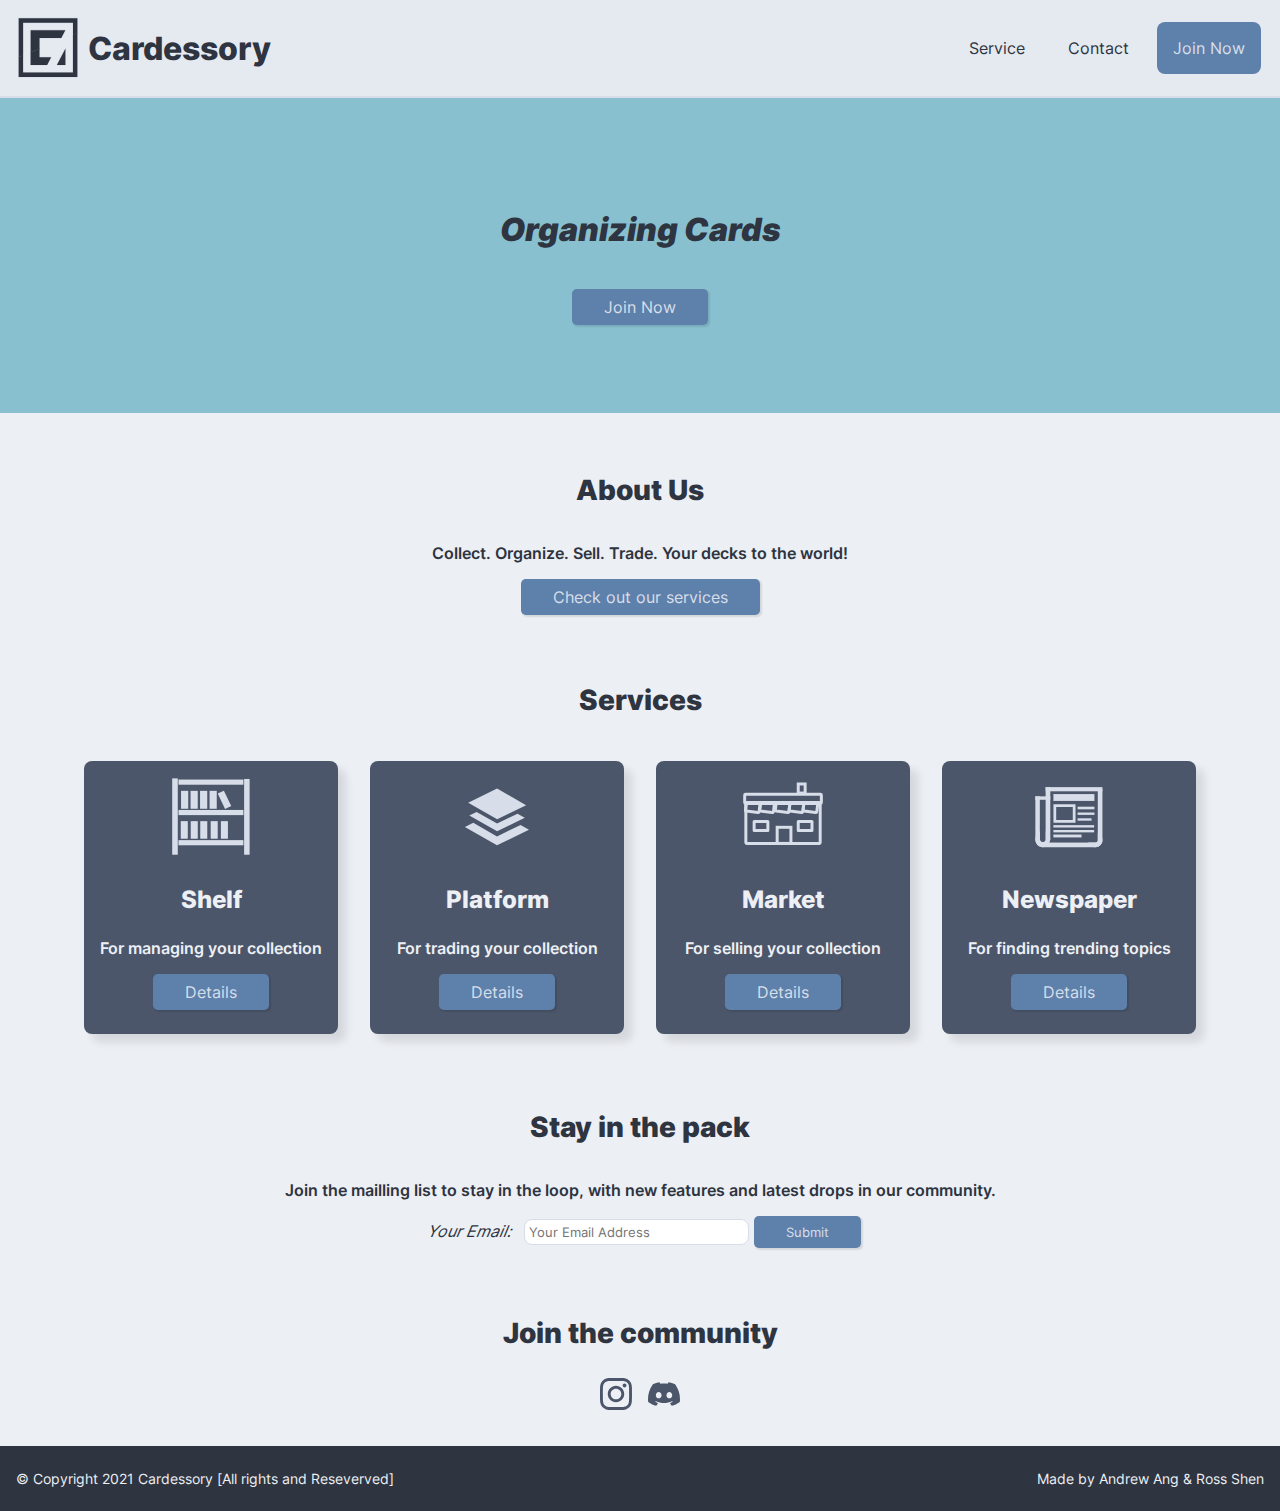
<file: index.html>
<!DOCTYPE html>
<html lang="en">
<head>
    <meta charset="UTF-8">
	<meta name="description" content="Collect. Organize. Sell. Trade. Your decks to the world!">
    <meta http-equiv="X-UA-Compatible" content="IE=edge">
    <meta name="viewport" content="width=device-width, initial-scale=1.0">
    <link rel="icon" type="image/svg" href="./images/logo.svg">
	<link rel="stylesheet" href="./css/default.css" >
	<link rel="stylesheet" href="./css/custom.css" >
	<link rel="stylesheet" href="./css/index.css" >
	<script src="./js/navbar.js" defer></script>
	<title>Cardessory</title>
</head>

<body>
	<header class="navbar">
		<section class="navbar-logo-name-button">
			<a class="navbar-logo-name" href="./index.html">
				<img class="navbar-logo" src="./images/logo.svg" alt="logo image">
				<span class="navbar-name">Cardessory</span>
			</a>
			<button id="navmenu-toggle" aria-label="Menu" aria-controls="navmenu"><img src="./images/svg-icons/hamburger.svg" alt="menu toggle"></button>
		</section>
		<!--<a href="./index.html"><img class="navbar-logo" src="./images/logo.svg" alt="logo"></a>-->
		<!--<a href="./index.html"><h1 class="navbar-name">Cardessory</h1></a>-->
		<nav id="navmenu">
            <a class="navbar-link" href="./public_html/service.html">Service</a>
			<a class="navbar-link" href="./public_html/contact.html">Contact</a>
			<a class="navbar-link navbar-link-primary" href="./public_html/join.html">Join Now</a>
		</nav>
	</header>
	

    <section class="banner banner-tertiary">
		<h1 class="banner-title">Organizing Cards</h1>
		<a class="btn btn-primary" href="./public_html/join.html">Join Now</a>
    </section>


    <section id="About" class="section">
        <h2>About Us</h2>
        <p>Collect. Organize. Sell. Trade. Your decks to the world!</p>
        <a class="btn btn-primary" href="./public_html/service.html">Check out our services</a>
    </section>

    <section id="Services" class="section">
        <h2>Services</h2>
		<section class="card-container card-4">
			<article class="card">
				<img class="card-icons" src="./images/svg-icons/shelf.svg" alt="shelf-icon">
				<h3>Shelf</h3>
				<p>For managing your collection</p>
				<a class="btn card-btn" href="public_html/service.html#shelf">Details</a>
			</article>
			<article class="card">
				<img class="card-icons" src="./images/svg-icons/platform.svg" alt="platform-icon">
				<h3>Platform</h3>
				<p>For trading your collection</p>
				<a class="btn card-btn" href="public_html/service.html#platform">Details</a>
			</article>
			<article class="card">
				<img class="card-icons" src="./images/svg-icons/market.svg" alt="market-icon">
				<h3>Market</h3>
				<p>For selling your collection</p>
				<a class="btn card-btn" href="public_html/service.html#market">Details</a>
			</article>
			<article class="card">
				<img class="card-icons" src="./images/svg-icons/news.svg" alt="Newspaper-icon">
				<h3>Newspaper</h3>
				<p>For finding trending topics</p>
				<a class="btn card-btn" href="public_html/service.html#newspaper">Details</a>
			</article>
		</section>
    </section>

	<section id="Mailing-list" class="section">
		<h2>Stay in the pack</h2>
		<p>Join the mailling list to stay in the loop, with new features and latest drops in our community.</p>
		<form class="mailing-input">
			<label for="mailing">Your Email:</label>
            <input id="mailing"  type="email" placeholder="Your Email Address" aria-label="Enter Your Email Address">
			<button class="btn btn-primary" type="submit">Submit</button>
		</form>
	</section>

	<section class="section">
		<h2>Join the community</h2>
		<section class="logo-group">
			<a href="https://instagram.com/cardessory/"><img class="media-logo" src="./images/svg-icons/instagram-logo.svg" alt="Instagram icon" ></a>
			<a href="https://discord.gg/GXPGRcryjm"><img class="media-logo" src="./images/svg-icons/discord-logo.svg" alt="Discord icon" ></a>
		</section>
	</section>


    <footer>
        <div class ="copyright">
            <p>© Copyright 2021 Cardessory [All rights and Reseverved]</p>
            <p>Made by Andrew Ang & Ross Shen</p>
        </div>
    </footer>
</body>
</html>
</file>
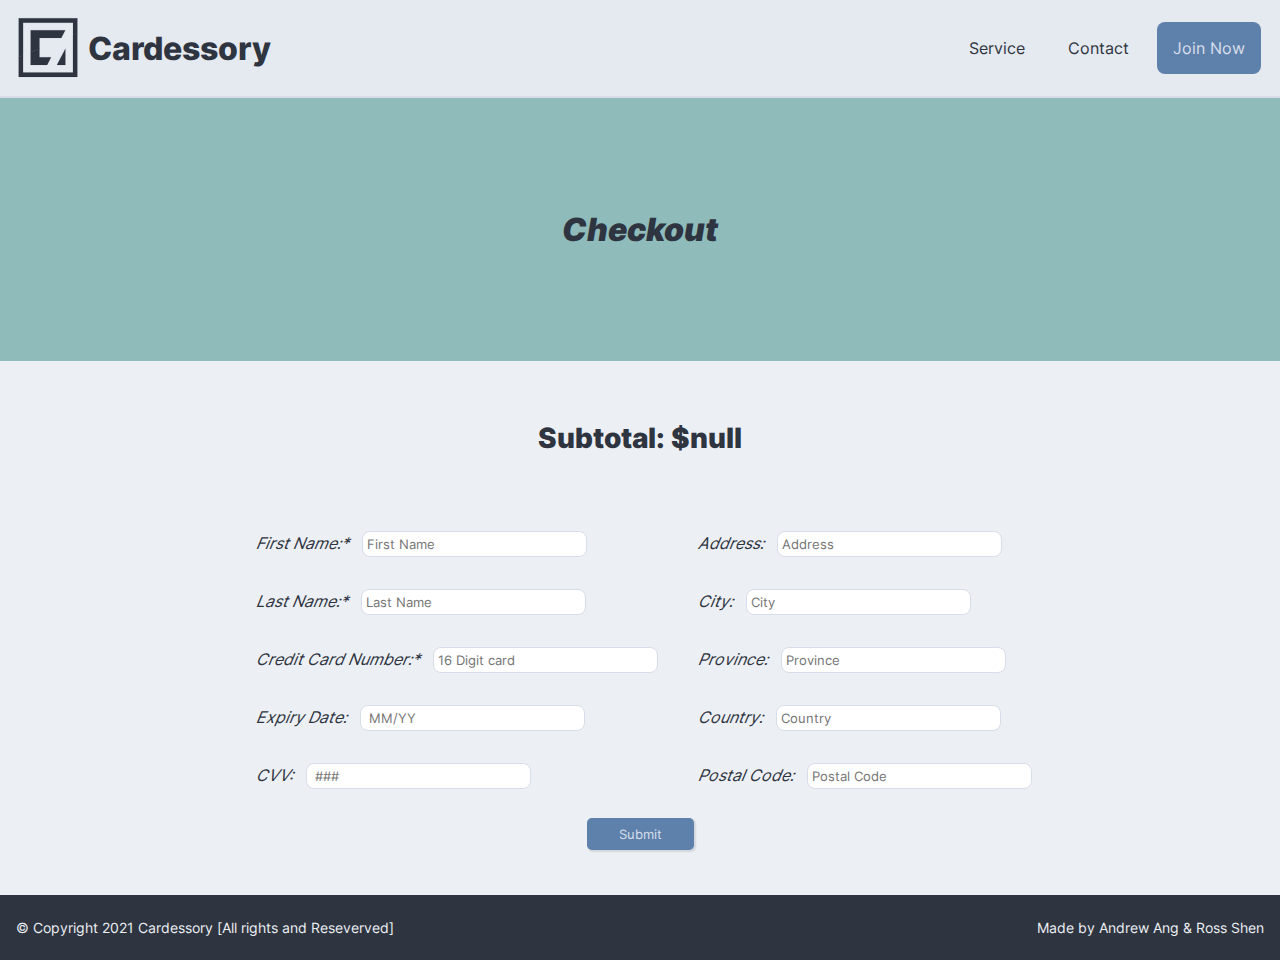
<file: public_html/checkout.html>
<!DOCTYPE html>
<html lang="en">
<head>
    <meta charset="UTF-8">
    <meta http-equiv="X-UA-Compatible" content="IE=edge">
    <meta name="viewport" content="width=device-width, initial-scale=1.0">
    <link rel="icon" type="image/svg" href="../images/logo.svg">
	<link rel="stylesheet" href="../css/default.css" >
    <link rel="stylesheet" href="../css/custom.css">
    <link rel="stylesheet" href="../css/checkout.css">
	<script src="../js/navbar.js" defer></script>
	<script src="../js/checkout.js" defer></script>
	<title>Cardessory</title>
</head>
<body>
	<header class="navbar">
		<section class="navbar-logo-name-button">
			<a class="navbar-logo-name" href="../index.html">
				<img class="navbar-logo" src="../images/logo.svg" alt="logo image">
				<span class="navbar-name">Cardessory</span>
			</a>
			<button id="navmenu-toggle" aria-label="Menu" aria-controls="navmenu"><img src="../images/svg-icons/hamburger.svg" alt="menu toggle"></button>
		</section>
		<!--<a href="./index.html"><img class="navbar-logo" src="./images/logo.svg" alt="logo"></a>-->
		<!--<a href="./index.html"><h1 class="navbar-name">Cardessory</h1></a>-->
		<nav id="navmenu">
            <a class="navbar-link" href="./service.html">Service</a>
			<a class="navbar-link" href="./contact.html">Contact</a>
			<a class="navbar-link navbar-link-primary" href="./join.html">Join Now</a>
		</nav>
	</header>

	<section class="banner banner-quaternary">
		<h1 class="banner-title">Checkout</h1>
	</section>

    <form id="checkout-form" action="#" class="section">
		<article class="form-input">
			<label for="first-name">First Name:<span class="mandatory">*</span></label>
			<input id="first-name" class="input-name" type="text" placeholder="First Name" aria-label="Enter First Name" required>
		</article>
		<article class="form-input">
			<label for="last-name">Last Name:<span class="mandatory">*</span></label>
			<input id="last-name" class="input-last" type="text" placeholder="Last Name" aria-label="Enter Last Name" required>
		</article>
		<article class="form-input">
			<label for="credit-card">Credit Card Number:<span class="mandatory">*</span></label>
			<input id="credit-card" class="input-card" type="number" placeholder="16 Digit card" aria-label="Enter 16 Digit credit card number" required>
		</article>
		<article class="form-input">
			<label for="expiry-date">Expiry Date:</label>
			<input id="expiry-date" class="input-expiry-date" type="text" placeholder=" MM/YY " aria-label="Enter Expiry Date">
		</article>
		<article class="form-input">
			<label for="cvv">CVV:</label>
			<input id="cvv" class="input-cvv" type="number" placeholder=" ### " aria-label="Enter credit card CVV">
		</article>
		<article class="form-input">
			<label for="address">Address:</label>
			<input id="address" class="input-postal" type="text" placeholder="Address" aria-label="Enter Home Address">
		</article>
		<article class="form-input">
			<label for="city">City:</label>
			<input id="city" class="input-city" type="text" placeholder="City" aria-label="Enter City">
		</article>
		<article class="form-input">
			<label for="province">Province:</label>
			<input id="province" class="input-province" type="text" placeholder="Province" aria-label="Enter Province">
		</article>
		<article class="form-input">
			<label for="country">Country:</label>
			<input id="country" class="input-country" type="text" placeholder="Country" aria-label="Enter Country">
		</article>
		<article class="form-input">
			<label for="postal-code">Postal Code:</label>
			<input id="postal-code" class="input-postal-code" type="text" placeholder="Postal Code" aria-label="Enter Postal Code">
		</article>
		<input id="form-submit" class="btn btn-primary" type="submit" value="Submit">
	</form>
    
    <footer class="copyright">
		<p>© Copyright 2021 Cardessory [All rights and Reseverved]</p>
		<p>Made by Andrew Ang & Ross Shen</p>
    </footer>
</body>
</html>
</file>
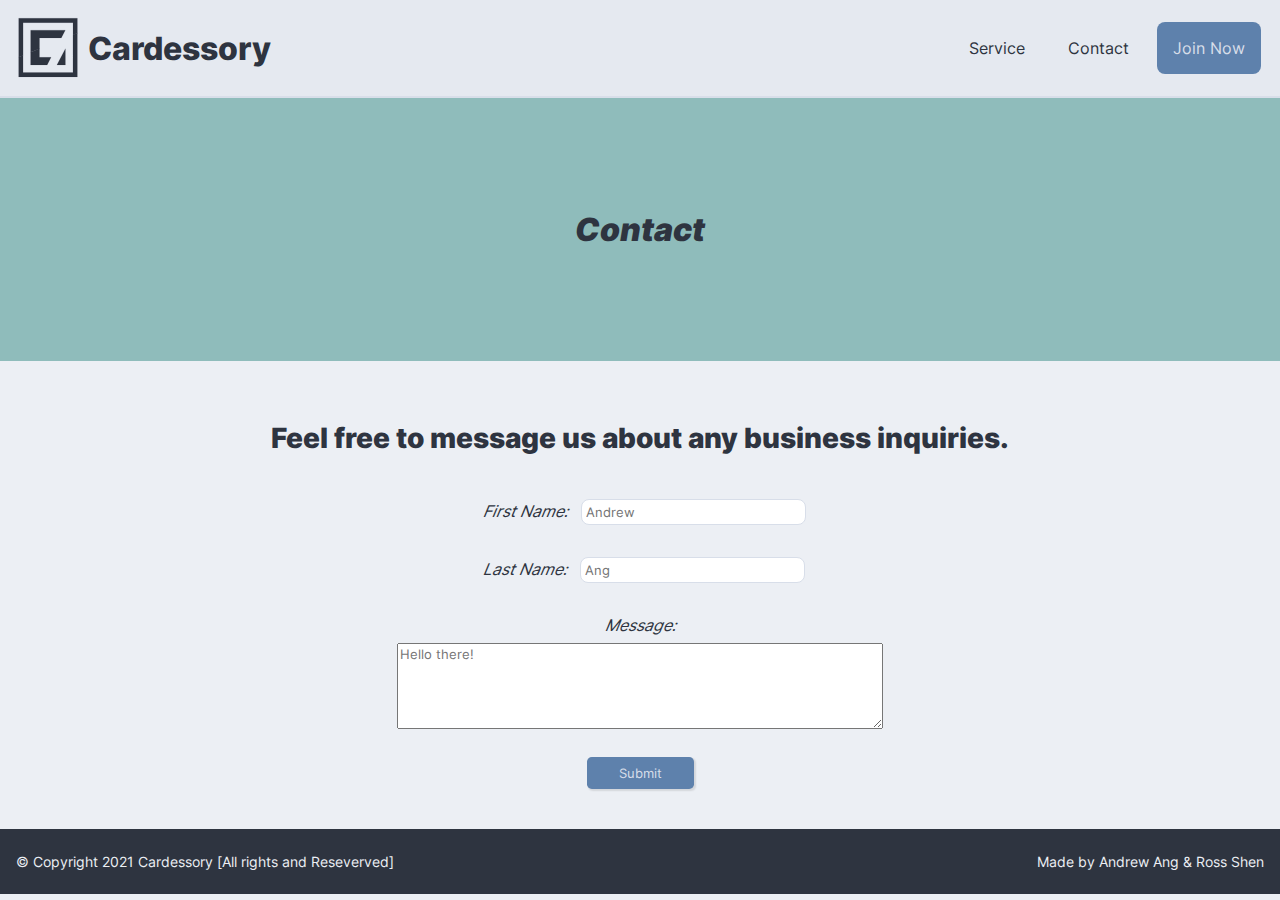
<file: public_html/contact.html>
<!DOCTYPE html>
<html lang="en">
<head>
    <meta charset="UTF-8">
    <meta http-equiv="X-UA-Compatible" content="IE=edge">
    <meta name="viewport" content="width=device-width, initial-scale=1.0">
    <link rel="icon" type="image/svg" href="../images/logo.svg">
	<link rel="stylesheet" href="../css/default.css" >
    <link rel="stylesheet" href="../css/custom.css">
    <link rel="stylesheet" href="../css/contact.css">
	<script src="../js/navbar.js" defer></script>
	<title>Cardessory</title>
</head>
<body>
	<header class="navbar">
		<section class="navbar-logo-name-button">
			<a class="navbar-logo-name" href="../index.html">
				<img class="navbar-logo" src="../images/logo.svg" alt="logo image">
				<span class="navbar-name">Cardessory</span>
			</a>
			<button id="navmenu-toggle" aria-label="Menu" aria-controls="navmenu"><img src="../images/svg-icons/hamburger.svg" alt="menu toggle"></button>
		</section>
		<!--<a href="./index.html"><img class="navbar-logo" src="./images/logo.svg" alt="logo"></a>-->
		<!--<a href="./index.html"><h1 class="navbar-name">Cardessory</h1></a>-->
		<nav id="navmenu">
            <a class="navbar-link" href="./service.html">Service</a>
			<a class="navbar-link" href="./contact.html">Contact</a>
			<a class="navbar-link navbar-link-primary" href="./join.html">Join Now</a>
		</nav>
	</header>

	<section class="banner banner-quaternary">
		<h1 class="banner-title">Contact</h1>
	</section>

	<form action="#" class="section">
		<h2>Feel free to message us about any business inquiries.</h2>

		<article class="contact-input">
			<label for="first-name">First Name:</label>
			<input id="first-name" type="text" placeholder="Andrew">
		</article>
		<article class="contact-input">
			<label for="last-name">Last Name:</label>
			<input id="last-name" type="text" placeholder="Ang">
		</article>
		<article class="contact-input">
			<label id="message-label" for="message">Message:</label>
			<textarea id="message" placeholder="Hello there!"></textarea>
		</article>
		<button class="btn btn-primary" type="submit">Submit</button>
	</form>

    <footer class="copyright">
		<p>© Copyright 2021 Cardessory [All rights and Reseverved]</p>
		<p>Made by Andrew Ang & Ross Shen</p>
    </footer>
</body>
</html>
</file>
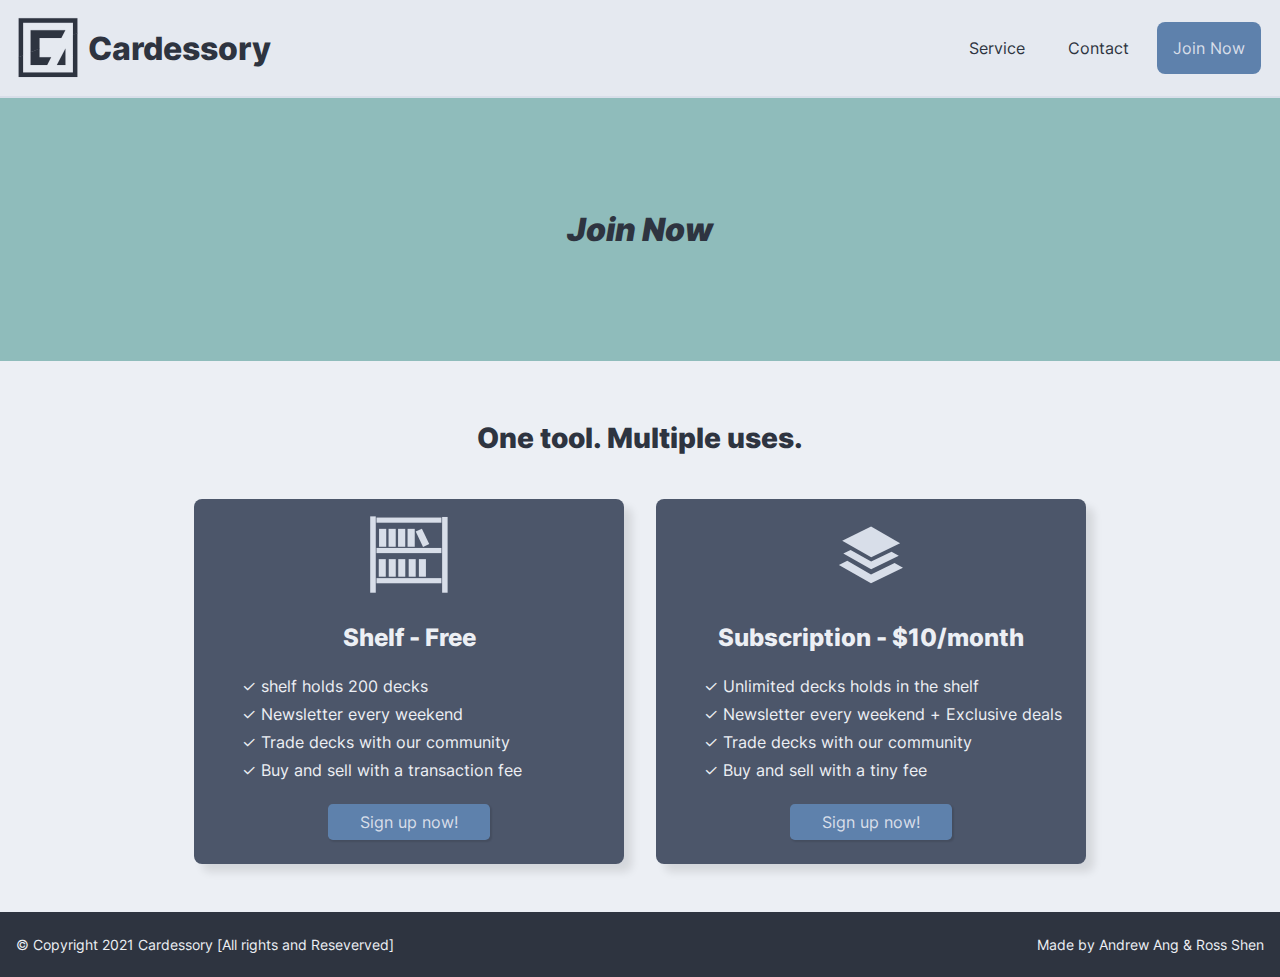
<file: public_html/join.html>
<!DOCTYPE html>
<html lang="en">
<head>
    <meta charset="UTF-8">
    <meta http-equiv="X-UA-Compatible" content="IE=edge">
    <meta name="viewport" content="width=device-width, initial-scale=1.0">
    <link rel="icon" type="image/svg" href="../images/logo.svg">
	<link rel="stylesheet" href="../css/default.css" >
	<link rel="stylesheet" href="../css/custom.css" >
	<link rel="stylesheet" href="../css/join.css" >
	<script src="../js/navbar.js" defer></script>
	<script src="../js/join.js" defer></script>
	<title>Cardessory</title>
</head>

<body>
	<header class="navbar">
		<section class="navbar-logo-name-button">
			<a class="navbar-logo-name" href="../index.html">
				<img class="navbar-logo" src="../images/logo.svg" alt="logo image">
				<span class="navbar-name">Cardessory</span>
			</a>
			<button id="navmenu-toggle" aria-label="Menu" aria-controls="navmenu"><img src="../images/svg-icons/hamburger.svg" alt="menu toggle"></button>
		</section>
		<!--<a href="./index.html"><img class="navbar-logo" src="./images/logo.svg" alt="logo"></a>-->
		<!--<a href="./index.html"><h1 class="navbar-name">Cardessory</h1></a>-->
		<nav id="navmenu">
            <a class="navbar-link" href="./service.html">Service</a>
			<a class="navbar-link" href="./contact.html">Contact</a>
			<a class="navbar-link navbar-link-primary" href="./join.html">Join Now</a>
		</nav>
	</header>

	<section class="banner banner-quaternary">
		<h1 class="banner-title">Join Now</h1>
	</section>

	<section class="section">
		<h2>One tool. Multiple uses.</h2>
		<section class="card-container card-2">
			<article class="card">
				<img class="card-icons" src="../images/svg-icons/shelf.svg" alt="shelf-icon">
				<h3>Shelf - Free</h3>
				<ul>
					<li>shelf holds 200 decks</li>
					<li>Newsletter every weekend</li>
					<li>Trade decks with our community</li>
					<li>Buy and sell with a transaction fee</li>
				</ul>
				<!--<a id="shelf-checkout" class="btn card-btn" href="./checkout.html">Sign up now!</a>-->
				<a id="shelf-checkout" class="btn card-btn">Sign up now!</a>
			</article>
			
			<article class="card">
				<img class="card-icons" src="../images/svg-icons/platform.svg" alt="platform-icon">
				<h3>Subscription - $10/month</h3>
				<ul>
					<li>Unlimited decks holds in the shelf</li>
					<li>Newsletter every weekend + Exclusive deals</li>
					<li>Trade decks with our community</li>
					<li>Buy and sell with a tiny fee</li>
				</ul>
				<!--<a id="sub-checkout" class="btn card-btn" href="./checkout.html">Sign up now!</a>-->
				<a id="sub-checkout" class="btn card-btn">Sign up now!</a>
			</article>
		</section>
	</section>

    <footer class="copyright">
		<p>© Copyright 2021 Cardessory [All rights and Reseverved]</p>
		<p>Made by Andrew Ang & Ross Shen</p>
    </footer>
    
</body>
</html>
</file>
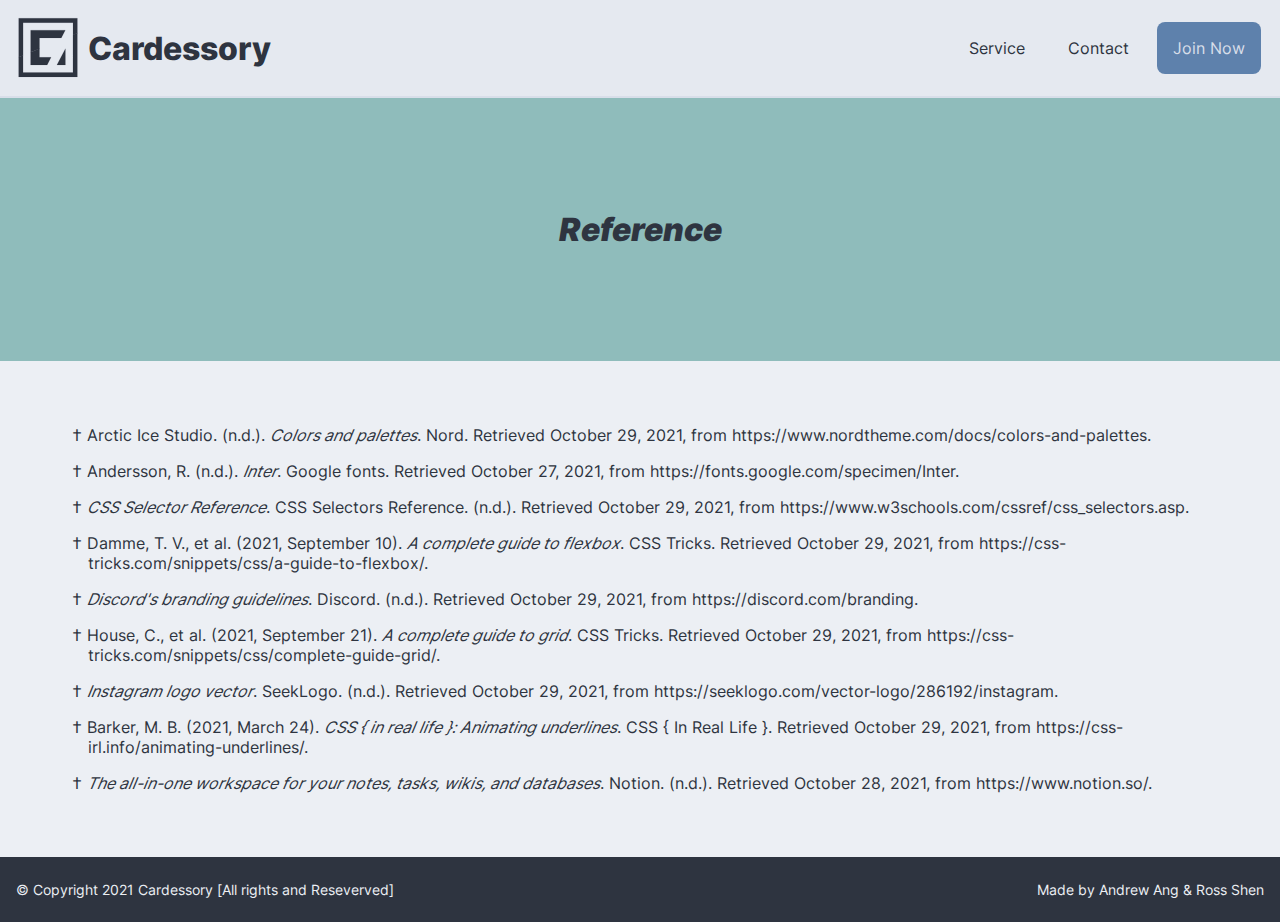
<file: public_html/reference.html>
<!DOCTYPE html>
<html lang="en">
<head>
    <meta charset="UTF-8">
    <meta http-equiv="X-UA-Compatible" content="IE=edge">
    <meta name="viewport" content="width=device-width, initial-scale=1.0">
    <link rel="icon" type="image/svg" href="../images/logo.svg">
	<link rel="stylesheet" href="../css/default.css" >
    <link rel="stylesheet" href="../css/custom.css">
    <link rel="stylesheet" href="../css/reference.css">
	<script src="../js/navbar.js" defer></script>
	<title>Cardessory</title>
</head>
<body>
	<header class="navbar">
		<section class="navbar-logo-name-button">
			<a class="navbar-logo-name" href="../index.html">
				<img class="navbar-logo" src="../images/logo.svg" alt="logo image">
				<span class="navbar-name">Cardessory</span>
			</a>
			<button id="navmenu-toggle" aria-label="Menu" aria-controls="navmenu"><img src="../images/svg-icons/hamburger.svg" alt="menu toggle"></button>
		</section>
		<!--<a href="./index.html"><img class="navbar-logo" src="./images/logo.svg" alt="logo"></a>-->
		<!--<a href="./index.html"><h1 class="navbar-name">Cardessory</h1></a>-->
		<nav id="navmenu">
            <a class="navbar-link" href="./service.html">Service</a>
			<a class="navbar-link" href="./contact.html">Contact</a>
			<a class="navbar-link navbar-link-primary" href="./join.html">Join Now</a>
		</nav>
	</header>

	<section class="banner banner-quaternary">
		<h1 class="banner-title">Reference</h1>
	</section>

	<section class="section citation">
		<ul>
			<li>Arctic Ice Studio. (n.d.). <em>Colors and palettes</em>. Nord. Retrieved October 29, 2021, from <a href="https://www.nordtheme.com/docs/colors-and-palettes">https://www.nordtheme.com/docs/colors-and-palettes</a>. </li>
			<li>Andersson, R. (n.d.). <em>Inter</em>. Google fonts. Retrieved October 27, 2021, from <a href="https://fonts.google.com/specimen/Inter">https://fonts.google.com/specimen/Inter</a>. </li>
			<li><em>CSS Selector Reference</em>. CSS Selectors Reference. (n.d.). Retrieved October 29, 2021, from <a href="https://www.w3schools.com/cssref/css_selectors.asp">https://www.w3schools.com/cssref/css_selectors.asp</a>. </li>
			<li>Damme, T. V., et al. (2021, September 10). <em>A complete guide to flexbox</em>. CSS Tricks. Retrieved October 29, 2021, from <a href="https://css-tricks.com/snippets/css/a-guide-to-flexbox/">https://css-tricks.com/snippets/css/a-guide-to-flexbox/</a>. </li>
			<li><em>Discord's branding guidelines</em>. Discord. (n.d.). Retrieved October 29, 2021, from <a href="https://discord.com/branding">https://discord.com/branding</a>. </li>
			<li>House, C., et al. (2021, September 21). <em>A complete guide to grid</em>. CSS Tricks. Retrieved October 29, 2021, from <a href="https://css-tricks.com/snippets/css/complete-guide-grid/">https://css-tricks.com/snippets/css/complete-guide-grid/</a>.</li>
			<li><em>Instagram logo vector</em>. SeekLogo. (n.d.). Retrieved October 29, 2021, from <a href="https://seeklogo.com/vector-logo/286192/instagram">https://seeklogo.com/vector-logo/286192/instagram</a>. </li>
			<li>Barker, M. B. (2021, March 24). <em>CSS { in real life }: Animating underlines</em>. CSS { In Real Life }. Retrieved October 29, 2021, from <a href="https://css-irl.info/animating-underlines/">https://css-irl.info/animating-underlines/</a>. </li>
			<li><em>The all-in-one workspace for your notes, tasks, wikis, and databases</em>. Notion. (n.d.). Retrieved October 28, 2021, from <a href="https://www.notion.so/">https://www.notion.so/</a>. </li>
		</ul>
	</section>

    <footer class="copyright">
		<p>© Copyright 2021 Cardessory [All rights and Reseverved]</p>
		<p>Made by Andrew Ang & Ross Shen</p>
    </footer>
</body>
</html>
</file>
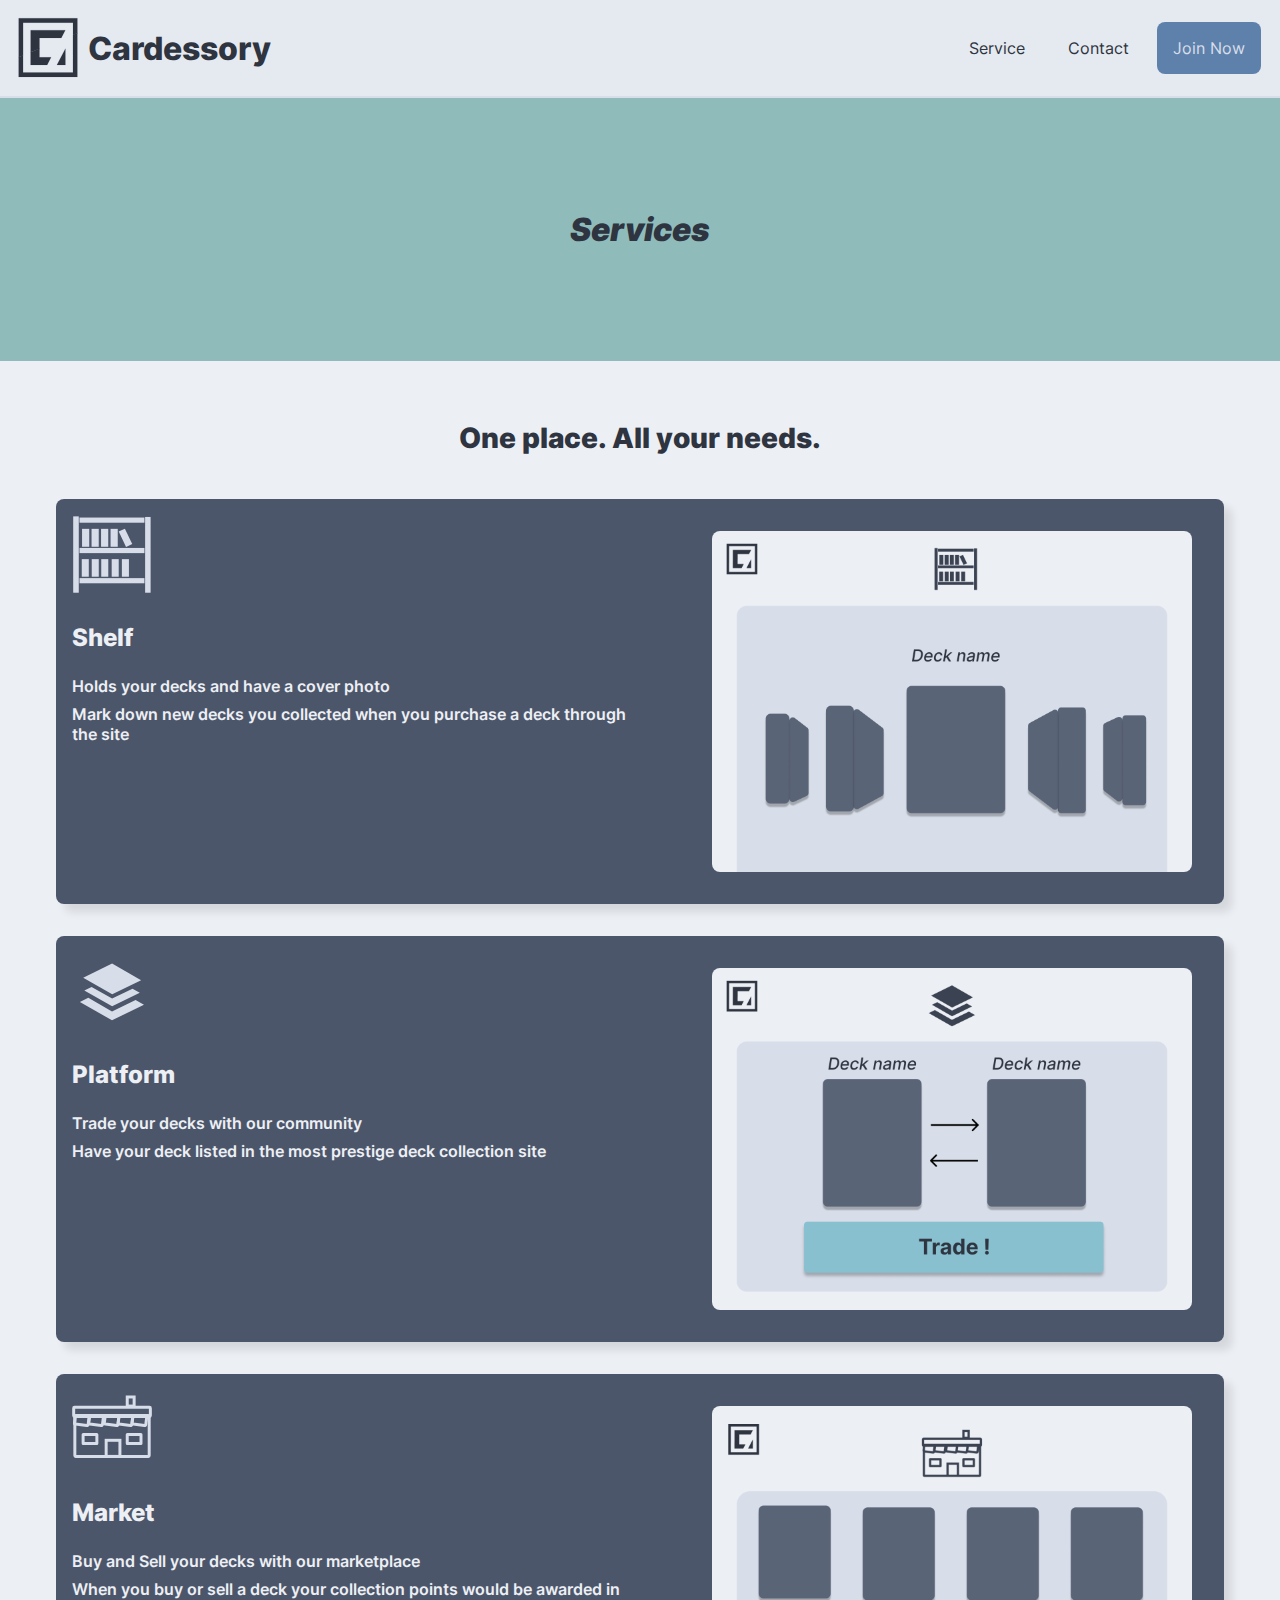
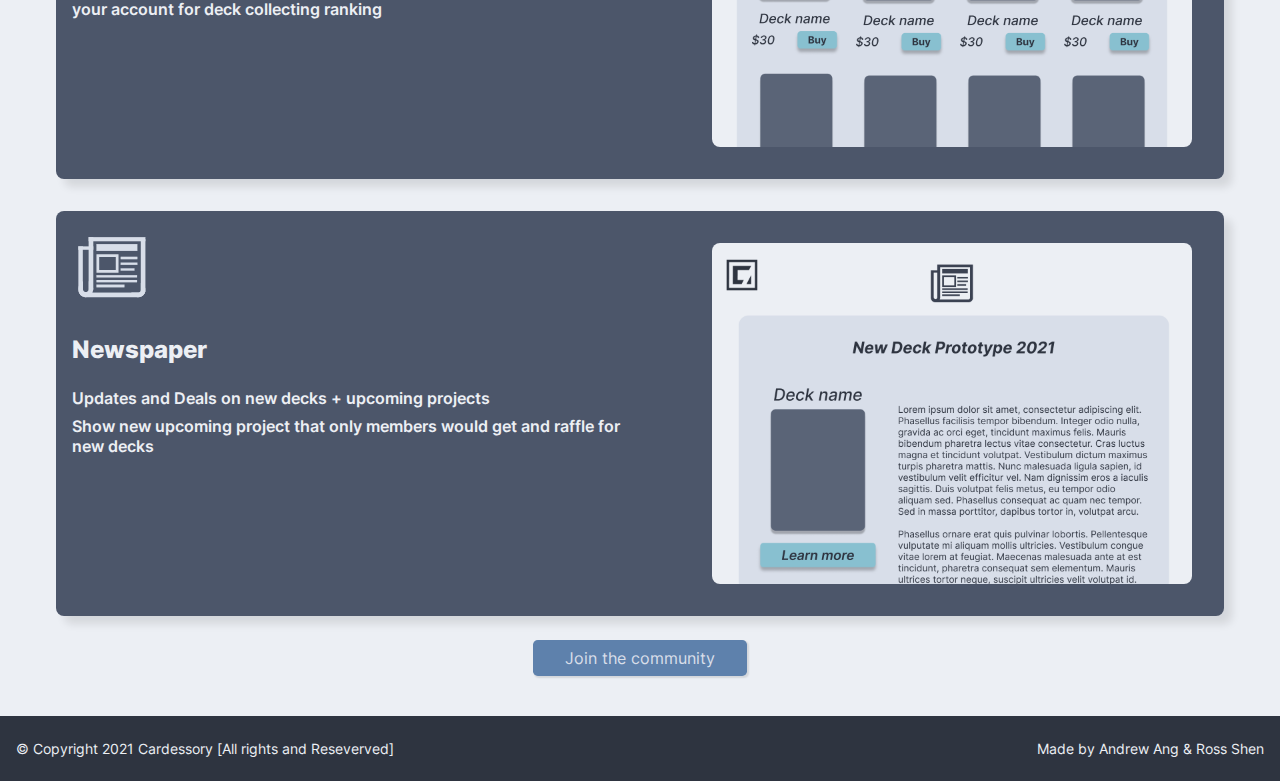
<file: public_html/service.html>
<!DOCTYPE html>
<html lang="en">
<head>
    <meta charset="UTF-8">
    <meta http-equiv="X-UA-Compatible" content="IE=edge">
    <meta name="viewport" content="width=device-width, initial-scale=1.0">
    <link rel="icon" type="image/svg" href="../images/logo.svg">
	<link rel="stylesheet" href="../css/default.css" >
    <link rel="stylesheet" href="../css/custom.css">
    <link rel="stylesheet" href="../css/service.css">
	<script src="../js/navbar.js" defer></script>
	<title>Cardessory</title>
</head>

<body>
	<header class="navbar">
		<section class="navbar-logo-name-button">
			<a class="navbar-logo-name" href="../index.html">
				<img class="navbar-logo" src="../images/logo.svg" alt="logo image">
				<span class="navbar-name">Cardessory</span>
			</a>
			<button id="navmenu-toggle" aria-label="Menu" aria-controls="navmenu"><img src="../images/svg-icons/hamburger.svg" alt="menu toggle"></button>
		</section>
		<!--<a href="./index.html"><img class="navbar-logo" src="./images/logo.svg" alt="logo"></a>-->
		<!--<a href="./index.html"><h1 class="navbar-name">Cardessory</h1></a>-->
		<nav id="navmenu">
 
            <a class="navbar-link" href="./service.html">Service</a>
			<a class="navbar-link" href="./contact.html">Contact</a>
			<a class="navbar-link navbar-link-primary" href="./join.html">Join Now</a>
		</nav>
	</header>

	<section class="banner banner-quaternary">
		<h1 class="banner-title">Services</h1>
	</section>

	<section class="section">
		<h2>One place. All your needs.</h2>
		<section class="card-container card-1">
			<article id="shelf" class="card">
				<section class="info">
					<img class="card-icons" src="../images/svg-icons/shelf.svg" alt="shelf-icon">
					<h3>Shelf</h3>
					<p>Holds your decks and have a cover photo</p>
					<p>Mark down new decks you collected when you purchase a deck through the site</p>
				</section>
				<img class="demo-img" src="../images/services/Shelf.png" alt="shelf-demo-picture">
			</article>
			
			<article id="platform" class="card">
				<section class="info">
					<img class="card-icons" src="../images/svg-icons/platform.svg" alt="platform-icon">
					<h3>Platform</h3>
					<p>Trade your decks with our community</p>
					<p>Have your deck listed in the most prestige deck collection site</p>
				</section>
				<img class="demo-img" src="../images/services/Platform.png" alt="shelf-demo-picture">
			</article>

			<article id="market" class="card">
				<section class="info">
					<img class="card-icons" src="../images/svg-icons/market.svg" alt="market-icon">
					<h3>Market</h3>
					<p>Buy and Sell your decks with our marketplace</p>
					<p>When you buy or sell a deck your collection points would be awarded in your account for deck collecting ranking</p>
				</section>
				<img class="demo-img" src="../images/services/Market.png" alt="shelf-demo-picture">
			</article>

			<article id="newspaper" class="card">
				<section class="info">
					<img class="card-icons" src="../images/svg-icons/news.svg" alt="Newspaper-icon">
					<h3>Newspaper</h3>
					<p>Updates and Deals on new decks + upcoming projects</p>
					<p>Show new upcoming project that only members would get and raffle for new decks</p>
				</section>
				<img class="demo-img" src="../images/services/News.png" alt="shelf-demo-picture">
			</article>
		</section>

		<a class="btn btn-primary" href="./join.html">Join the community</a> 
	</section>

    
    <footer class="copyright">
		<p>© Copyright 2021 Cardessory [All rights and Reseverved]</p>
		<p>Made by Andrew Ang & Ross Shen</p>
    </footer>
</body>
</html>
</file>
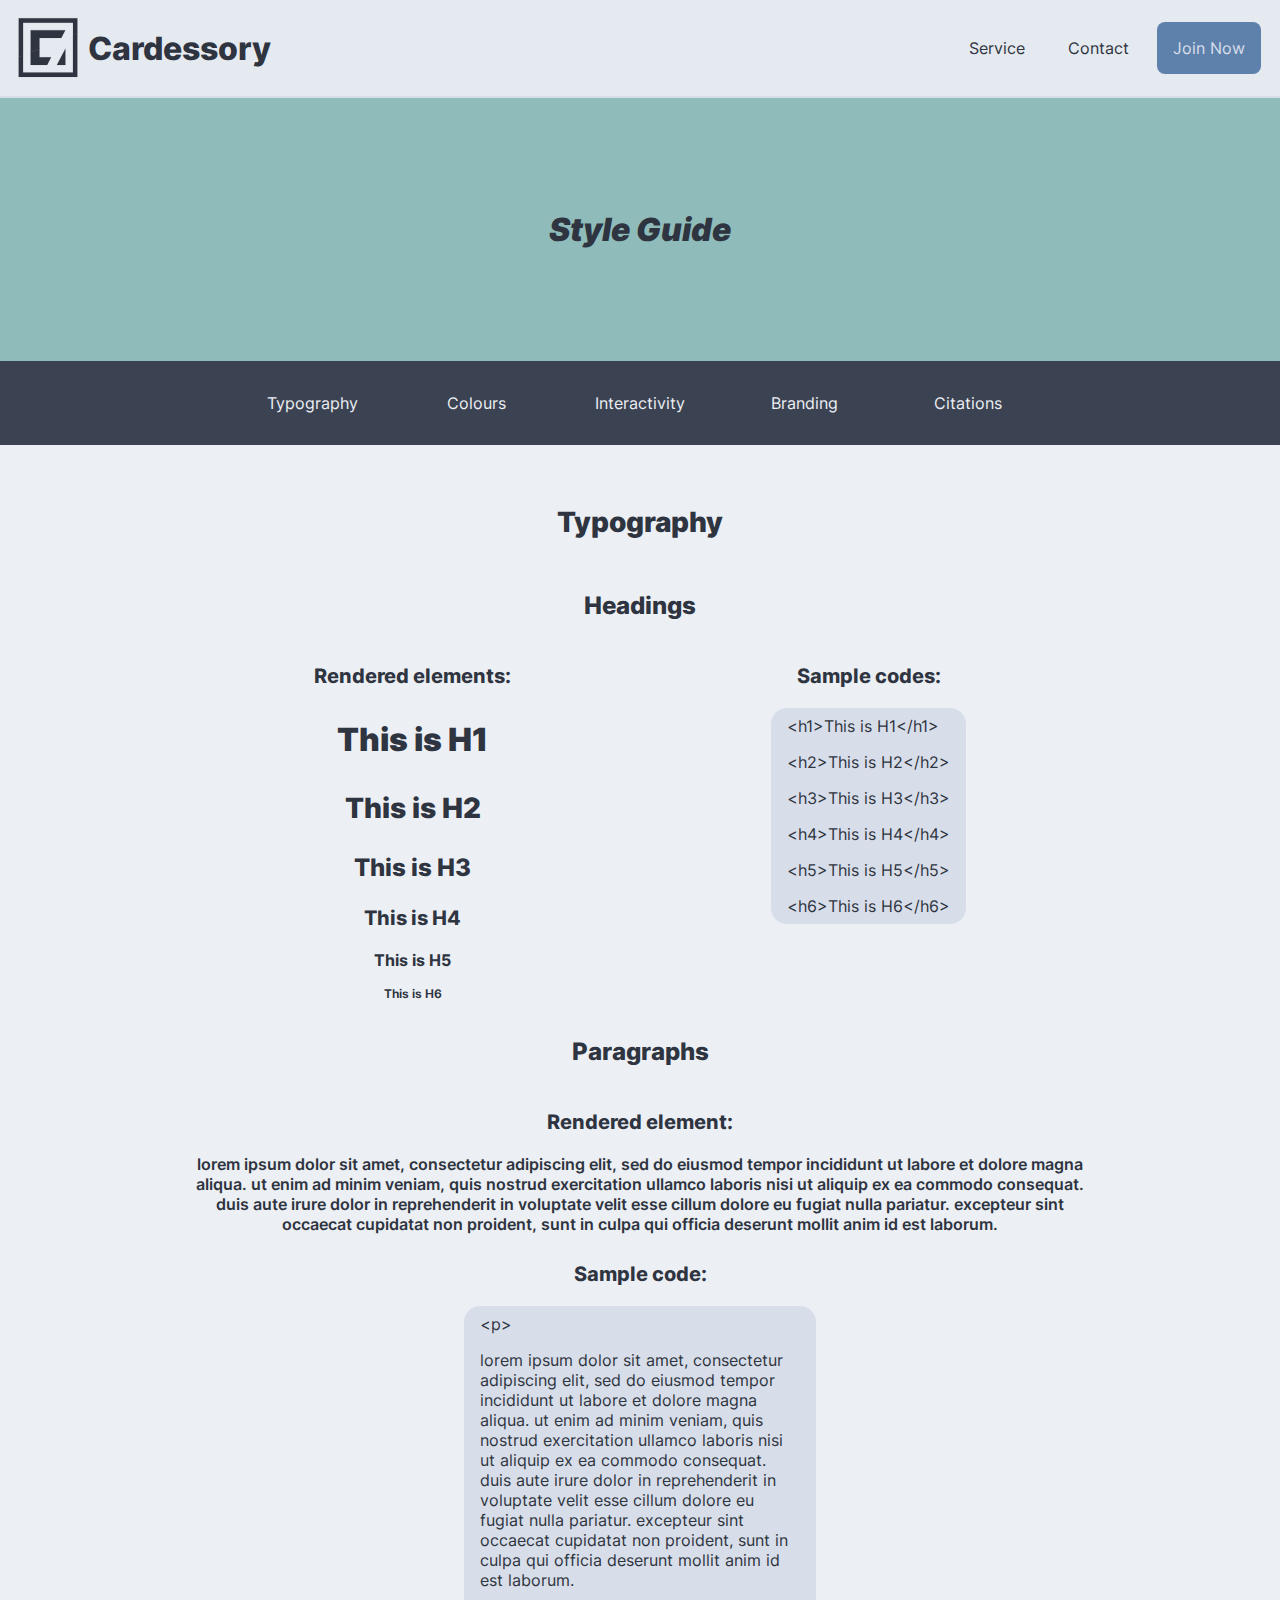
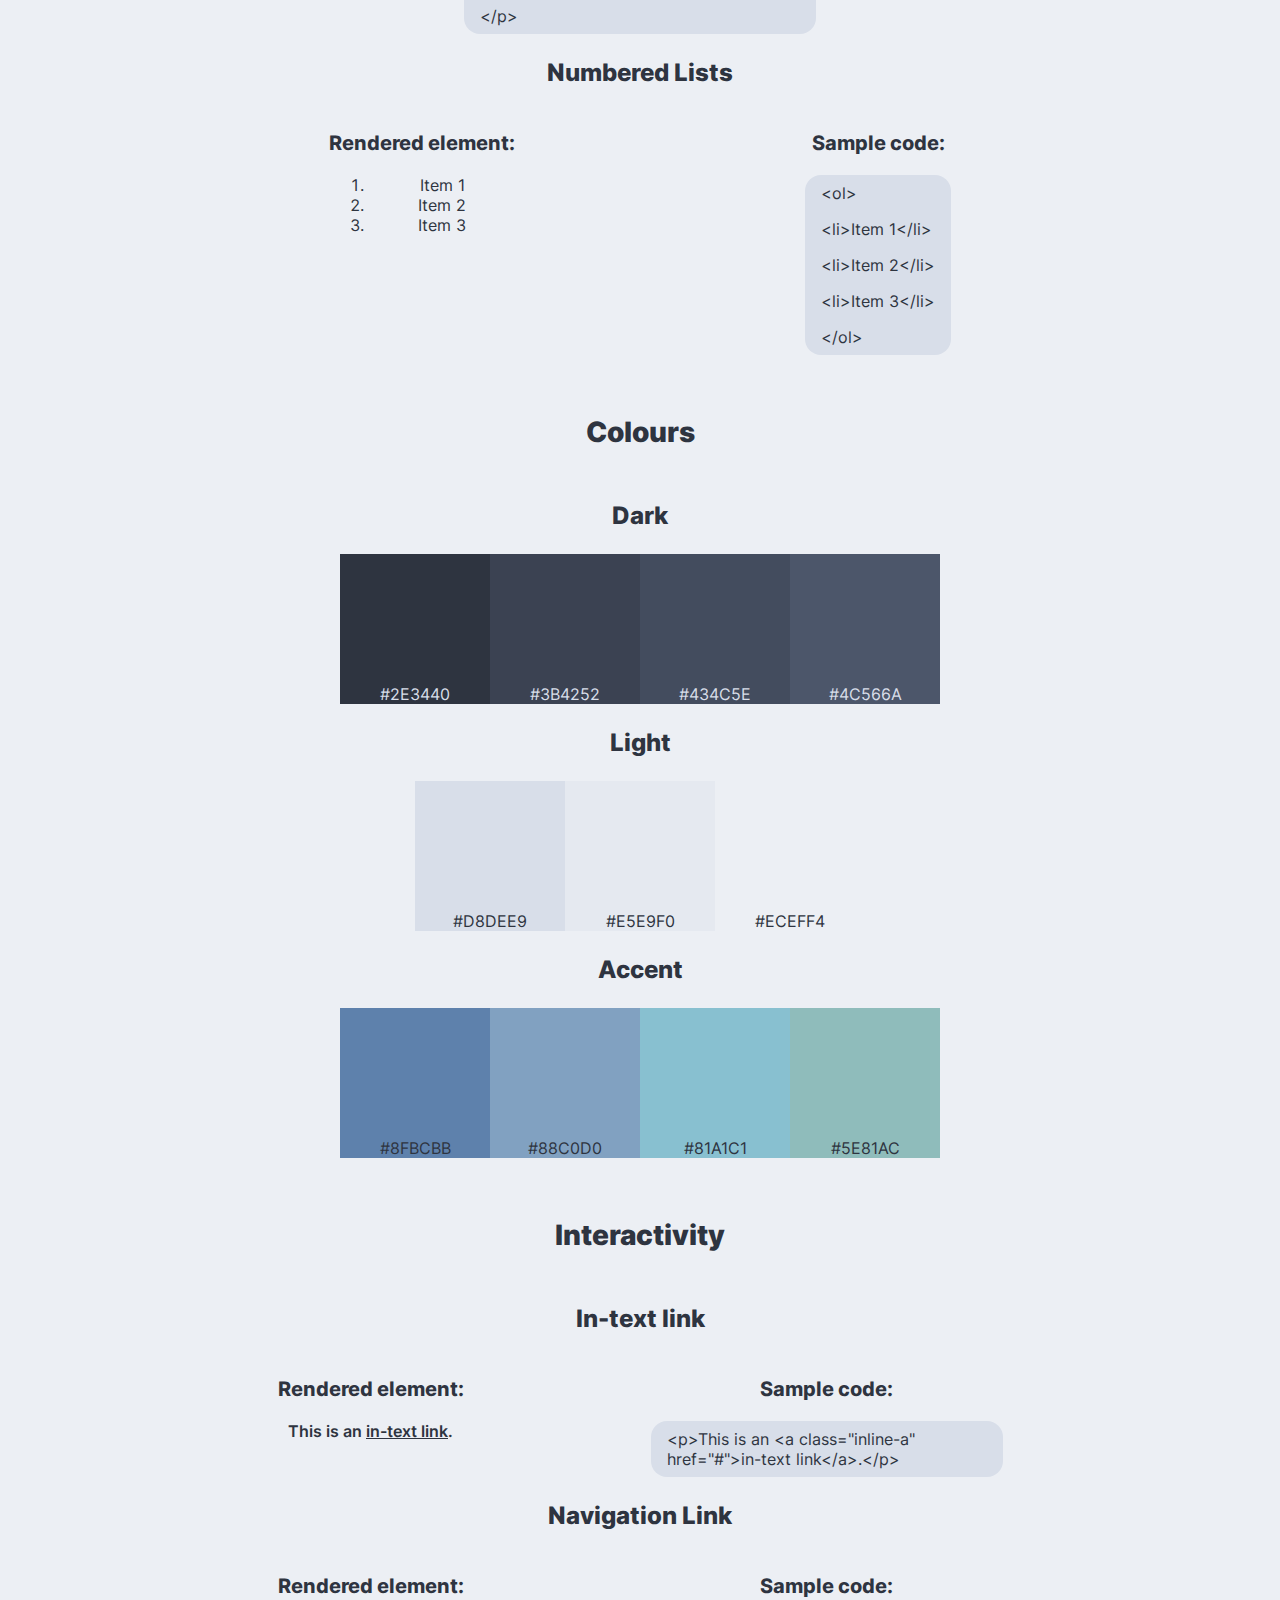
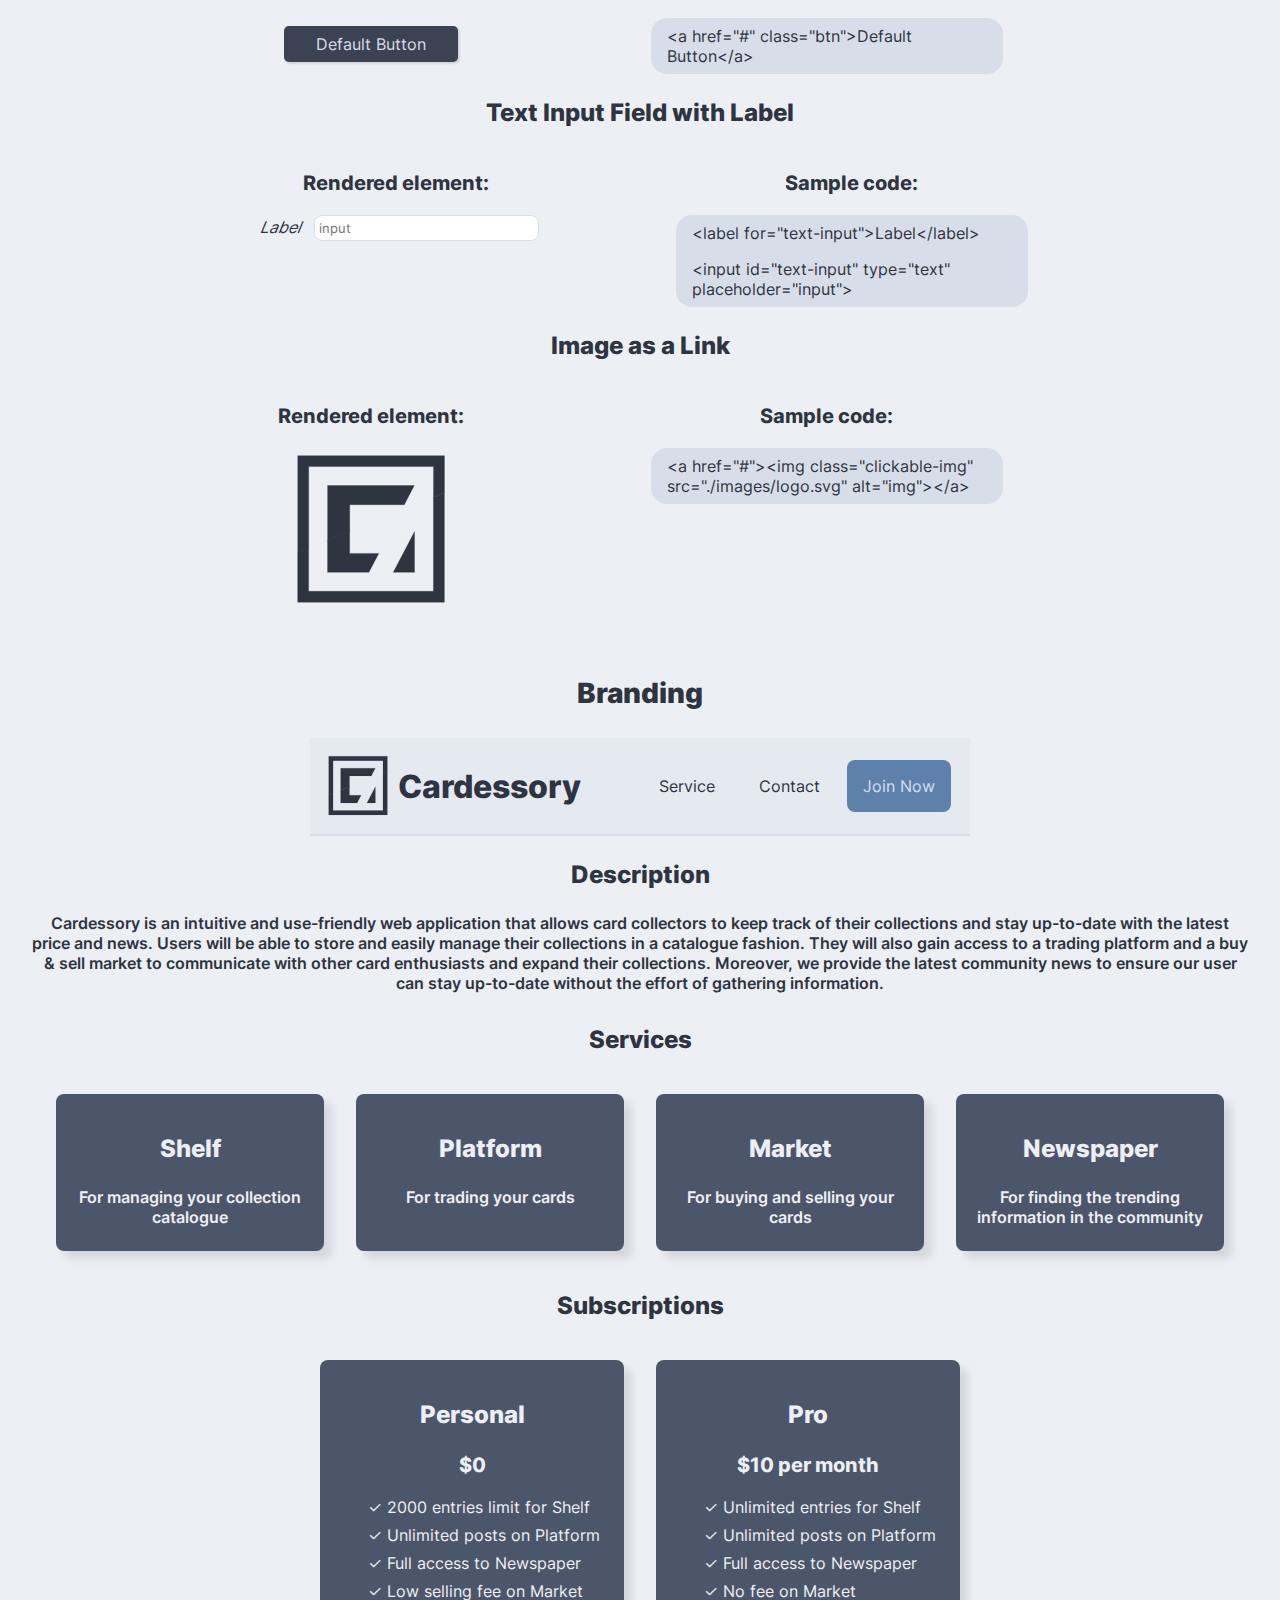
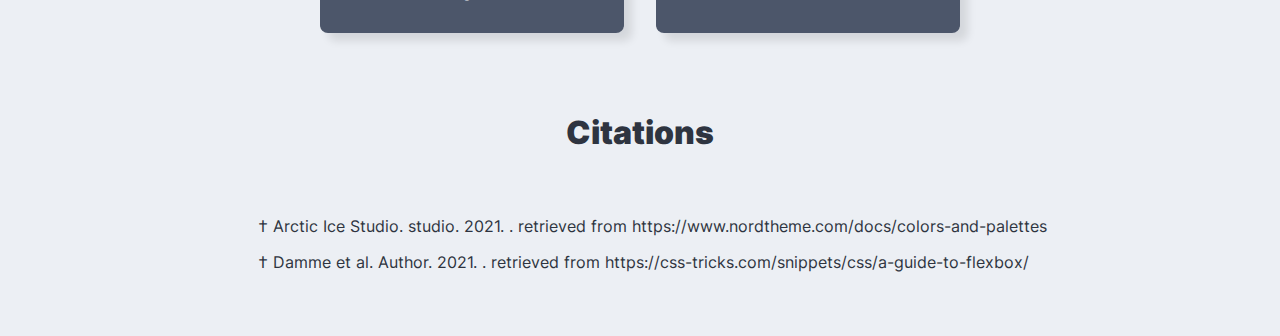
<file: public_html/styleguide.html>
<!DOCTYPE html>
<html lang="en">
<head>
	<meta charset="utf-8">
	<title>Cardessory Style Guide</title>
	<meta name="viewport" content="width=device-width, initial-scale=1">  
	<link rel="stylesheet" href="../css/default.css">
	<link rel="stylesheet" href="../css/custom.css">
	<link rel="stylesheet" href="../css/styleguide.css">
	<script src="../js/navbar.js" defer></script>
</head>

<body>
	<header class="navbar">
		<section class="navbar-logo-name-button">
			<a class="navbar-logo-name" href="../index.html">
				<img class="navbar-logo" src="../images/logo.svg" alt="logo image">
				<span class="navbar-name">Cardessory</span>
			</a>
			<button id="navmenu-toggle" aria-label="Menu" aria-controls="navmenu"><img src="../images/svg-icons/hamburger.svg" alt="menu toggle"></button>
		</section>
		<!--<a href="./index.html"><img class="navbar-logo" src="./images/logo.svg" alt="logo"></a>-->
		<!--<a href="./index.html"><h1 class="navbar-name">Cardessory</h1></a>-->
		<nav id="navmenu">
 
			<a class="navbar-link" href="./service.html">Service</a>
			<a class="navbar-link" href="./contact.html">Contact</a>
			<a class="navbar-link navbar-link-primary" href="./join.html">Join Now</a>
		</nav>
	</header>

	<section class="banner banner-quaternary">
		<h1 class="banner-title">Style Guide</h1>
	</section>

	<nav class="in-page-nav">        
		<a href="#typography"><span>Typography</span></a>
		<a href="#colours"><span>Colours</span></a>
		<a href="#interactivity"><span>Interactivity</span></a>
		<a href="#branding"><span>Branding</span></a>
		<a href="#citations"><span>Citations</span></a>
	</nav>



	<!-- TYPOGRAPHY SECTION // -->
	<section id="typography" class="section">
		<h2>Typography</h2>

		<h3>Headings</h3>

		<section class="element">
			<section class="rendered">
				<h4>Rendered elements:</h4>

				<h1>This is H1</h1>
				<h2>This is H2</h2>
				<h3>This is H3</h3>
				<h4>This is H4</h4>
				<h5>This is H5</h5>
				<h6>This is H6</h6>
			</section>

			<section class="sample">
				<h4>Sample codes:</h4>

				<code class="code-start">&lt;h1&gt;This is H1&lt;/h1&gt;</code>
				<code>&lt;h2&gt;This is H2&lt;/h2&gt;</code>
				<code>&lt;h3&gt;This is H3&lt;/h3&gt;</code>
				<code>&lt;h4&gt;This is H4&lt;/h4&gt;</code>
				<code>&lt;h5&gt;This is H5&lt;/h5&gt;</code>
				<code class="code-end">&lt;h6&gt;This is H6&lt;/h6&gt;</code>
			</section>
		</section>

		<h3>Paragraphs</h3>

		<section class="element">
			<section class="rendered">
				<h4>Rendered element:</h4>
				<p>
					lorem ipsum dolor sit amet, consectetur adipiscing elit, 
					sed do eiusmod tempor incididunt ut labore et dolore magna 
					aliqua. ut enim ad minim veniam, quis nostrud exercitation 
					ullamco laboris nisi ut aliquip ex ea commodo consequat. 
					duis aute irure dolor in reprehenderit in voluptate velit 
					esse cillum dolore eu fugiat nulla pariatur. excepteur sint 
					occaecat cupidatat non proident, sunt in culpa qui officia 
					deserunt mollit anim id est laborum.
				</p>
			</section>

			<section class="sample">
				<h4>Sample code:</h4>

				<code class="code-start">&lt;p&gt;</code>
				<code>
					lorem ipsum dolor sit amet, consectetur adipiscing elit, 
					sed do eiusmod tempor incididunt ut labore et dolore magna 
					aliqua. ut enim ad minim veniam, quis nostrud exercitation 
					ullamco laboris nisi ut aliquip ex ea commodo consequat. 
					duis aute irure dolor in reprehenderit in voluptate velit 
					esse cillum dolore eu fugiat nulla pariatur. excepteur sint 
					occaecat cupidatat non proident, sunt in culpa qui officia 
					deserunt mollit anim id est laborum.
				</code>
				<code class="code-end">&lt;/p&gt;</code>
			</section>
		</section>

		<h3>Numbered Lists</h3>

		<section class="element">
			<section class="rendered">
				<h4>Rendered element:</h4>

				<ol>
					<li>Item 1</li>
					<li>Item 2</li>
					<li>Item 3</li>
				</ol>
			</section>
			
			<section class="sample">
				<h4>Sample code:</h4>

				<code class="code-start">&lt;ol&gt;</code>
				<code>&lt;li&gt;Item 1&lt;/li&gt;</code>
				<code>&lt;li&gt;Item 2&lt;/li&gt;</code>
				<code>&lt;li&gt;Item 3&lt;/li&gt;</code>
				<code class="code-end">&lt;/ol&gt;</code>
			</section>

			
		</section>

	</section>
	<!-- // TEXT ELEMENTS SECTION -->



	<!-- COLOURS SECTION // -->
	<section id="colours" class="section">
		<h2>Colours</h2>

		<h3>Dark</h3>

		<section class="colour-group">
			<article id="dark-1" class="colour">
				<span>#2E3440</span>
			</article>
			<article id="dark-2" class="colour">
				<span>#3B4252</span>
			</article>
			<article id="dark-3" class="colour">
				<span>#434C5E</span>
			</article>
			<article id="dark-4" class="colour">
				<span>#4C566A</span>
			</article>
		</section>

		<h3>Light</h3>

		<section class="colour-group">
			<article id="light-1" class="colour">
				<span>#D8DEE9</span>
			</article>
			<article id="light-2" class="colour">
				<span>#E5E9F0</span>
			</article>
			<article id="light-3" class="colour">
				<span>#ECEFF4</span>
			</article>
		</section>

		<h3>Accent</h3>

		<section class="colour-group">
			<article id="primary" class="colour">
				<span>#8FBCBB</span>
			</article>
			<article id="secondary" class="colour">
				<span>#88C0D0</span>
			</article>
			<article id="tertiary" class="colour">
				<span>#81A1C1</span>
			</article>
			<article id="quaternary" class="colour">
				<span>#5E81AC</span>
			</article>
		</section>
	</section>
	<!-- // COLOURS SECTION -->



	<!-- INTERACTION SECTION -->
	<section id="interactivity" class="section">
		<h2>Interactivity</h2>

		<h3>In-text link</h3>

		<section class="element">
			<section class="rendered">
				<h4>Rendered element:</h4>
				<p>This is an <a class="inline-a" href="#">in-text link</a>.</p>
			</section>

			<section class="sample">
				<h4>Sample code:</h4>
				<code class="code-only">
					&lt;p&gt;This is an &lt;a class="inline-a" href="#"&gt;in-text link&lt;/a&gt;.&lt;/p&gt;
				</code>
			</section>
		</section>


		<h3>Navigation Link</h3>

		<section class="element">
			<section class="rendered">
				<h4>Rendered element:</h4>
				<a class="btn" href="#">Default Button</a>
			</section>

			<section class="sample">
				<h4>Sample code:</h4>
				<code class="code-only">
					&lt;a href="#" class="btn"&gt;Default Button&lt;/a&gt;
				</code>
			</section>
		</section>


		<h3>Text Input Field with Label</h3>

		<section class="element">

			<section class="rendered">
				<h4>Rendered element:</h4>
				<label for="text-input">Label</label>
				<input type="text" placeholder="input">
			</section>

			<section class="sample">
				<h4>Sample code:</h4>
				<code class="code-start">
					&lt;label for="text-input"&gt;Label&lt;/label&gt;
				</code>
				<code class="code-end">
					&lt;input id="text-input" type="text" placeholder="input"&gt;
				</code>
			</section>
		</section>



		<h3>Image as a Link</h3>
		<section class="element">

			<section class="rendered">
				<h4>Rendered element:</h4>
				<a href="#">
					<img class="clickable-img" src="../images/logo.svg" alt="logo">
				</a>
			</section>

			<section class="sample">
				<h4>Sample code:</h4>
				<code class="code-only">
					&lt;a href="#"&gt;&lt;img class="clickable-img" src="./images/logo.svg" alt="img"&gt;&lt;/a&gt;
				</code>
			</section>
		</section>


	</section>
	<!-- // INTERACTIVE ELEMENTS SECTION -->





	<!-- BRANDING SECTION // -->
	<section id="branding" class="section">
		<h2>Branding</h2>

		<header class="navbar navbar-sample">
			<section class="navbar-logo-name-button">
				<a class="navbar-logo-name" href="../index.html">
					<img class="navbar-logo" src="../images/logo.svg" alt="logo image">
					<span class="navbar-name">Cardessory</span>
				</a>
				<button id="navmenu-toggle" aria-label="Menu" aria-controls="navmenu"><img src="../images/svg-icons/hamburger.svg" alt="menu toggle"></button>
			</section>
			<!--<a href="./index.html"><img class="navbar-logo" src="./images/logo.svg" alt="logo"></a>-->
			<!--<a href="./index.html"><h1 class="navbar-name">Cardessory</h1></a>-->
			<nav id="navmenu">
	 
				<a class="navbar-link" href="./service.html">Service</a>
				<a class="navbar-link" href="./contact.html">Contact</a>
				<a class="navbar-link navbar-link-primary" href="./join.html">Join Now</a>
			</nav>
		</header>
		
		<section class="">
			<h3>Description</h3>
			<p>
				Cardessory is an intuitive and use-friendly web application that 
				allows card collectors to keep track of their collections and stay
				up-to-date with the latest price and news. Users will be able to 
				store and easily manage their collections in a catalogue fashion.
				They will also gain access to a trading platform and a buy &amp; 
				sell market to communicate with other card enthusiasts and expand 
				their collections. Moreover, we provide the latest community news
				to ensure our user can stay up-to-date without the effort of
				gathering information.
			</p>
		</section>

		<h3>Services</h3>
		<section class="card-container card-4">

			<article class="card">
				<h3>Shelf</h3>
				<p>For managing your collection catalogue</p>
			</article>

			<article class="card">
				<h3>Platform</h3>
				<p>For trading your cards</p>
			</article>

			<article class="card">
				<h3>Market</h3>
				<p>For buying and selling your cards</p>
			</article>

			<article class="card">
				<h3>Newspaper</h3>
				<p>For finding the trending information in the community</p>
			</article>
		</section>

		<h3>Subscriptions</h3>
		<section class="card-container card-2">
			<article class="card">
				<h3>Personal</h3>
				<h4>$0</h4>
				<ul>
					<li>2000 entries limit for Shelf</li>
					<li>Unlimited posts on Platform</li>
					<li>Full access to Newspaper</li>
					<li>Low selling fee on Market</li>
				</ul>
			</article>
			
			<article class="card">
				<h3>Pro</h3>
				<h4>$10 <span class="per-month">per month</span></h4>
				<ul>
					<li>Unlimited entries for Shelf</li>
					<li>Unlimited posts on Platform</li>
					<li>Full access to Newspaper</li>
					<li>No fee on Market</li>
				</ul>
			</article>
		</section>

	</section>



	<section id="citations" class="section citation">
		<h1>Citations</h1>

		<ul>
			<li>Arctic Ice Studio. studio. 2021. <strong></strong>. retrieved from <a href="https://www.nordtheme.com/docs/colors-and-palettes">https://www.nordtheme.com/docs/colors-and-palettes</a></li>
			<li>Damme et al. Author. 2021. <strong></strong>. retrieved from <a href="https://css-tricks.com/snippets/css/a-guide-to-flexbox/">https://css-tricks.com/snippets/css/a-guide-to-flexbox/</a></li>
		</ul>
	</section>



</body>
</html>
</file>
<file: css/default.css>
/*
 * This file defines the default styling for elements
 */ 

/*********** load font **********/

@font-face
{
	font-family: Inter;
	src: url( '../font/Inter/Inter-VariableFont_slnt,wght.ttf' ) format( 'truetype-variations' );
	font-display: swap;
}



/*********** define colours ***********/ 

:root
{
	--dark-1: #2E3440;
	--dark-2: #3B4252;
	--dark-3: #434C5E;
	--dark-4: #4C566A;

	--light-1: #D8DEE9;
	--light-2: #E5E9F0;
	--light-3: #ECEFF4;

	--primary: #5E81AC;
	--secondary: #81A1C1;
	--tertiary: #88C0D0;
	--quaternary: #8FBCBB;
}



/*********** Default styling **********/

*
{
	font-family: Inter, sans-serif;
}

html
{
	margin: 0;
	padding: 0;
}

body 
{
	box-sizing: border-box;
	width: 100%;
	max-width: 100vw;
	min-height: 100vh;
	margin: 0;
	padding: 0;
	background-color: var( --light-3 );
	color: var( --dark-1 );
}

h1
{
	font-size: 2rem;
	font-variation-settings: 'wght' 900;
	margin: 2rem 0;
}

h2 
{
	font-size: 1.75rem;
	font-variation-settings: 'wght' 850;
	margin: 1.75rem 0;
}

h3 
{
	font-size: 1.5rem;
	font-variation-settings: 'wght' 800;
	margin: 1.5rem 0;
}

h4
{
	font-size: 1.25rem;
	font-variation-settings: 'wght' 750;
	margin: 1.25rem 0;
}

h5
{
	font-size: 1rem;
	font-variation-settings: 'wght' 700;
	margin: 1rem 0;
}

h6
{
	font-size: 0.75rem;
	font-variation-settings: 'wght' 650;
	margin: 0.75rem 0;
}

p 
{
	font-size: 1rem;
	font-variation-settings: 'wght' 600;
	margin: 0.5rem 0;
}

a 
{
	text-decoration: none;
	color: var( --dark-1 );
}

code 
{
	padding: 0.5rem 1rem;
	display: block;
	background-color: var( --light-1 );
}

label
{
	margin: 0 0.5rem;
	font-style: italic;
}

input
{
	padding: 0.25rem;
	border: 1px solid var( --light-1 );
	border-radius: 0.5rem;
}
</file>
<file: css/custom.css>
/*
 * This file contained the custom styled classes across the website
 */ 

/********** button **********/

.btn 
{
	display: inline-block;
	text-decoration: none;

	margin: 0.5rem 0;
	padding: 0.5rem 2rem;
	border: 0;
	border-radius: 0.3rem;

	color: var( --light-1 );
	background-color: var( --dark-2 );
	box-shadow: 0.1rem 0.1rem 0.1rem rgba( 0, 0, 0, 0.1 );

	transition-property: background-color color; 
	transition-duration: 0.2s;

	cursor: pointer;
}

.btn:hover, .btn:focus 
{
	color: var( --dark-1 );
	background-color: var( --light-1 );
}

.btn-primary
{
	color: var( --light-1 );
	background-color: var( --primary );
}

.btn-primary:hover, .btn-primary:focus 
{
	color: var( --light-1 );
	background-color: var( --dark-1 );
}

.btn-secondary
{
	color: var( --light-1 );
	background-color: var( --secondary );
}

.btn-secondary:hover, .btn-secondary:focus 
{
	color: var( --light-1 );
	background-color: var( --dark-1 );
}


/********** images ***********/ 

.clickable-img
{
	width: 10rem;
	max-width: 100vw;
	border-radius: 0.1rem;
	border: 2px solid rgba( 0, 0, 0, 0 );
	transition-property: border;
	transition-duration: 0.5s;
}

.clickable-img:hover, .clickable-img:focus
{
	border: 2px solid var( --light-1 );
}



/********** nav bar **********/ 

.navbar
{
	z-index: 9999;
	position: -webkit-sticky; /* Safari */
  	position: sticky;
	top: 0;
	padding: 1rem 1rem;

	display: grid;
	align-items: center;

	/* 
	display: flex;
	flex-flow: row wrap;
	justify-content: flex-start;
	align-items: center; */

	background-color: var( --light-2 );
	border-bottom: 2px var( --light-1) solid;
}

/* logo */
.navbar-logo-name-button
{
	display: flex;
	flex-flow: row wrap;
	justify-content: flex-start;
	align-items: center;
}

.navbar-logo-name
{
	display: flex;
	flex-flow: row wrap;
	justify-content: flex-start;
	align-items: center;
}

.navbar-logo
{
	width: 4rem;
}

.navbar-name
{
	position: relative;
	margin: 0 0.5rem;
	font-size: 2rem;
	font-variation-settings: 'wght' 800;

	overflow: hidden;
}

.navbar-name::after, .navbar-name::after
{
	content: '';
	position: absolute;
	left: 1%;
	bottom: calc( 5% - 0.2rem );

	width: 88%;
	height: 0.2rem;
	background-color: var( --dark-1 );
	opacity: 0;
	transition: opacity 0.2s, transform 0.2s;
}

.navbar-name:hover::after
{
	opacity: 1;
	transform: translateY( -0.2rem );
}

/* nav */
.navbar > nav
{
	margin: 0 0 0 auto;
	/*display: grid;*/
	/*grid-template-columns: 1fr 1fr 1fr;*/
}

.navbar-link
{
	text-decoration: none;

	margin: 0 0.2rem;
	padding: 1rem;

	color: var( --dark-1 );
	background-color: none;
	border-radius: 0.5rem;

	transition-property: background-color color; 
	transition-duration: 0.2s;
}

.navbar-link:hover, .navbar-link:focus
{
	background-color: var( --light-1 );
}

.navbar-link-primary
{
	color: var( --light-1 );
	background-color: var( --primary );
}

.navbar-link-primary:hover, .navbar-link-primary:focus 
{
	color: var( --light-1 );
	background-color: var( --dark-1 );
}

#navmenu-toggle
{
	cursor: pointer;
	border: none;
	outline: none;
	background: none;

	width: 3rem;
	margin-left: auto;
}

@media( min-width: 0 )
{
	.navbar{ grid-template-columns: 1fr; }
	/*.navbar-logo-name{ justify-content: center; }*/
	.navbar-name{ display: none; }
	.navbar > nav{ margin-left: 0; display: none; }
	.navbar-link{ display: block; text-align: center; }
}

@media( min-width: 25rem )
{
	.navbar-name{ display: block; }
}

@media( min-width: 45rem )
{
	.navbar{ grid-template-columns: 1fr 1fr; }
	/*.navbar-logo-name{ justify-content: flex-start; }*/
	.navbar > nav{ margin-left: auto; display: block !important; }
	.navbar-link{ display: inline-block; text-align: center; }
	#navmenu-toggle{ display: none; }
}





/********** banner **********/ 

.banner
{			
	padding: 5rem 0;
	display: flex;
	flex-flow: column wrap;
	justify-content: flex-start;
	align-items: center;
}

.banner-primary
{
	background-color: var( --primary );
}

.banner-secondary
{
	background-color: var( --secondary );
}

.banner-tertiary
{
	background-color: var( --tertiary );
}

.banner-quaternary
{
	background-color: var( --quaternary );
}

.banner-title
{
	font-variation-settings: 'slnt' -10, 'wght' 900;
}



/********** section **********/ 

.section
{
	margin: 2rem 0;
	padding: 0 2rem;

	display: flex;
	flex-flow: column wrap;
	justify-content: flex-start;
	align-items: center;
}

.section > *
{
	text-align: center;
}



/********** card **********/ 

.card-container
{
	max-width: 1200px;
	display: grid;
	justify-content: center;
	align-items: center;
}

@media( min-width: 0rem )
{
	.card-container.card-4{ grid-template-columns: 1fr; }
	.card-container.card-2{ grid-template-columns: 1fr; }
	.card-container.card-1{ grid-template-columns: 1fr; }
}

@media( min-width: 38rem )
{
	.card-container.card-4{ grid-template-columns: 1fr 1fr; }
	.card-container.card-2{ grid-template-columns: 1fr 1fr; }
}

@media( min-width: 75rem )
{
	.card-container.card-4{ grid-template-columns: 1fr 1fr 1fr 1fr; }
}

.card
{
	position: relative;
	margin: 1rem;
	padding: 1rem;

	align-self: stretch;
	color: var( --light-3 );
	background-color: var( --dark-4 );
	border-radius: 0.5rem;
	box-shadow: 0.5rem 0.5rem 0.5rem rgba( 0, 0, 0, 0.1 );

	transition: transform 0.2s;
}

.card:hover, .card:focus 
{
	transform: scale( 1.05 );
}

.card-icons
{
	width: 5rem;
}

.card-btn
{
	position: relative;
	left: 0;
	bottom: 0;

	color: var( --light-1 );
	background-color: var( --primary );
}

.card-btn:hover, .card-btn:focus 
{
	color: var( --light-1 );
	background-color: var( --secondary );
}



/********** Footer ***********/ 

.copyright
{
	position: relative;
	bottom: 0;
	padding: 1rem 1rem;

	display: flex;
	flex-flow: row wrap;
	justify-content: space-between;
	align-items: center;
	
	background-color:  var( --dark-1 );
	color:  var( --light-3 );
}

.copyright p{
	font-size: 0.9rem;
	font-variation-settings: "wght" 400;
}

/********** misc **********/ 

.hidden
{
	display: none;
}
</file>
<file: css/index.css>
/*
 * This file defines the detail styling for index.html
 */

.logo-group
{
	display: flex;
	flex-flow: row wrap;
	justify-content: center;
	align-items: center;
}

.media-logo
{
	width: 2rem;
	margin: 0 0.5rem;
	transition: transform 0.2s;
}

.media-logo:hover, .logo-group > a:focus
{
	transform: scale( 120% );
}
</file>
<file: css/checkout.css>
/*
 * This file defines the detail styling of checkout.html
 */ 

#checkout-form
{
	display: grid;
	grid-auto-flow: column;
	grid-template-columns: auto;
	grid-template-rows: repeat( 6, 1fr );

	justify-content: center;
	justify-items: start;
}

#form-submit
{
	grid-column-start: 1;
	grid-column-end: span end;
	grid-row-start: 6;
	grid-row-end: span end;
	justify-self: center;
}

.form-input
{
	margin: 1rem;
}

@media( min-width: 0 )
{
	#checkout-form{ grid-template-rows: repeat( 11, 1fr ); }
	#form-submit{ grid-row-start: 11; }
	.form-input > label, .form-input > input{ display: block; }
}

@media( min-width: 30rem )
{
	#checkout-form{ grid-template-rows: repeat( 6, 1fr ); }
	#form-submit{ grid-row-start: 6; }
	.form-input > label, .form-input > input{ display: block; }
}

@media( min-width: 48rem )
{
	.form-input > label, .form-input > input{ display: inline-block; }
}
</file>
<file: css/contact.css>
/*
 * This file contains the detail styling of contact.html
 */

.contact-input
{
	margin: 1rem 0;
}

#message-label
{
	display: block;
	margin-bottom: 0.5rem;
}

#message
{
	width: 80vw;
	max-width: 30rem;
	height: 5rem;
}
</file>
<file: css/join.css>
/*
 * This file contains the detail styling of join.html
 */ 

/********** feature list **********/ 

.card > ul{ list-style: none; text-align: left; }
.card > ul > li{ margin: 0.5rem; text-indent: -1rem; }
.card > ul > li:before{ content: "✓ "; }
</file>
<file: css/reference.css>
/*
 * This file defines the detail styling for reference.html
 */

.citation > ul{ list-style: none; text-align: left; }
.citation > ul > li{ margin: 1rem; text-indent: -1rem; }
.citation > ul > li:before{ content: "† "; }
</file>
<file: css/service.css>
/* 
 * This file defines the detail styling of service.html
 */

.card
{
	display: grid;
}

.demo-img
{
	height: auto;
	margin: 1rem;

	align-self: center;

	border-radius: 0.5rem;
}

@media( min-width: 0rem )
{
	.card{ grid-template-columns: 1fr; text-align: center; }
	.demo-img{ width: 100%; justify-self: center; }
}

@media( min-width: 40rem )
{
	.demo-img{ width: 30rem; }
}

@media( min-width: 60rem )
{
	.card{ grid-template-columns: 1fr 1fr; text-align: left; }
	.demo-img{ justify-self: end; }
}
</file>
<file: css/styleguide.css>
/*
 * This file is for styling the details of styleguide.html
 */ 

/********** styleguide layout **********/

.element 
{
	width: 75%;
	display: flex;
	flex-flow: row wrap;
	justify-content: space-around;
}

.element>.sample
{
	height: 100%;
}

code
{
	max-width: 20rem;
	text-align: left;
}

.code-start
{
	border-radius: 1rem 1rem 0 0;
}

.code-end
{
	border-radius: 0 0 1rem 1rem;
}

.code-only
{
	border-radius: 1rem 1rem 1rem 1rem;
}

.inline-a
{
	text-decoration: underline; 
}

.inline-a:hover, .inline-a:focus
{
	color: var( --primary );
}



/********** In-page nav **********/ 

.in-page-nav
{
	width: 100%;
	display: flex;
	flex-flow: row wrap;
	justify-content: center;
	align-items: center;
	background-color: var( --dark-2 );
}

.in-page-nav > a
{
	width: 10rem;
	height: 5rem;
	margin: 0;
	padding: 0;;
	display: flex;
	justify-content: center;
	align-items: center;
	border: 2px solid var( --dark-2 );
	border-radius: 1rem;
	text-decoration: none;
	background-color: var( --dark-2 );
}

.in-page-nav>a:focus, .in-page-nav>a:hover
{
	border: 2px solid var( --dark-4 );
	background-color: var( --dark-3 );
}

.in-page-nav>a:active
{
	border: 2px solid var( --dark-4 );
	background-color: var( --dark-4 );
}

.in-page-nav>a>span
{
	margin: 0;
	padding: 0;
	color: var( --light-3 );
}




/********** COLOURS **********/ 

.colour-group
{
	display: flex;
	flex-flow: row wrap;
	justify-content: center;
	align-items: center;
}

.colour
{
	width: 150px;
	height: 150px;
	display: flex;
	flex-flow: column;
	justify-content: end;
	align-items: center;
	/*box-shadow: #CCCCCC 0 1rem 2rem 0;*/
}

#dark-1
{
	color: var( --light-1 );
	background-color: var( --dark-1 );
}

#dark-2
{
	color: var( --light-1 );
	background-color: var( --dark-2 );
}

#dark-3
{
	color: var( --light-1 );
	background-color: var( --dark-3 );
}

#dark-4
{
	color: var( --light-1 );
	background-color: var( --dark-4 );
}

#light-1
{
	color: var( --dark-1 );
	background-color: var( --light-1 );
}

#light-2
{
	color: var( --dark-1 );
	background-color: var( --light-2 );
}

#light-3
{
	color: var( --dark-1 );
	background-color: var( --light-3 );
}

#primary
{
	color: var( --dark-1 );
	background-color: var( --primary );
}

#secondary
{
	color: var( --dark-1 );
	background-color: var( --secondary );
}

#tertiary
{
	color: var( --dark-1 );
	background-color: var( --tertiary );
}

#quaternary
{
	color: var( --dark-1 );
	background-color: var( --quaternary );
}



/********** BRANDING **********/ 

.navbar-sample
{
	position: relative;
	z-index: -1;
}

.card > ul{ list-style: none; text-align: left; }
.card > ul > li{ margin: 0.5rem; text-indent: -1rem; }
.card > ul > li:before{ content: "✓ "; }



/********** CITATION **********/
.citation > ul{ list-style: none; text-align: left; }
.citation > ul > li{ margin: 1rem; text-indent: -1rem; }
.citation > ul > li:before{ content: "† "; }
</file>
